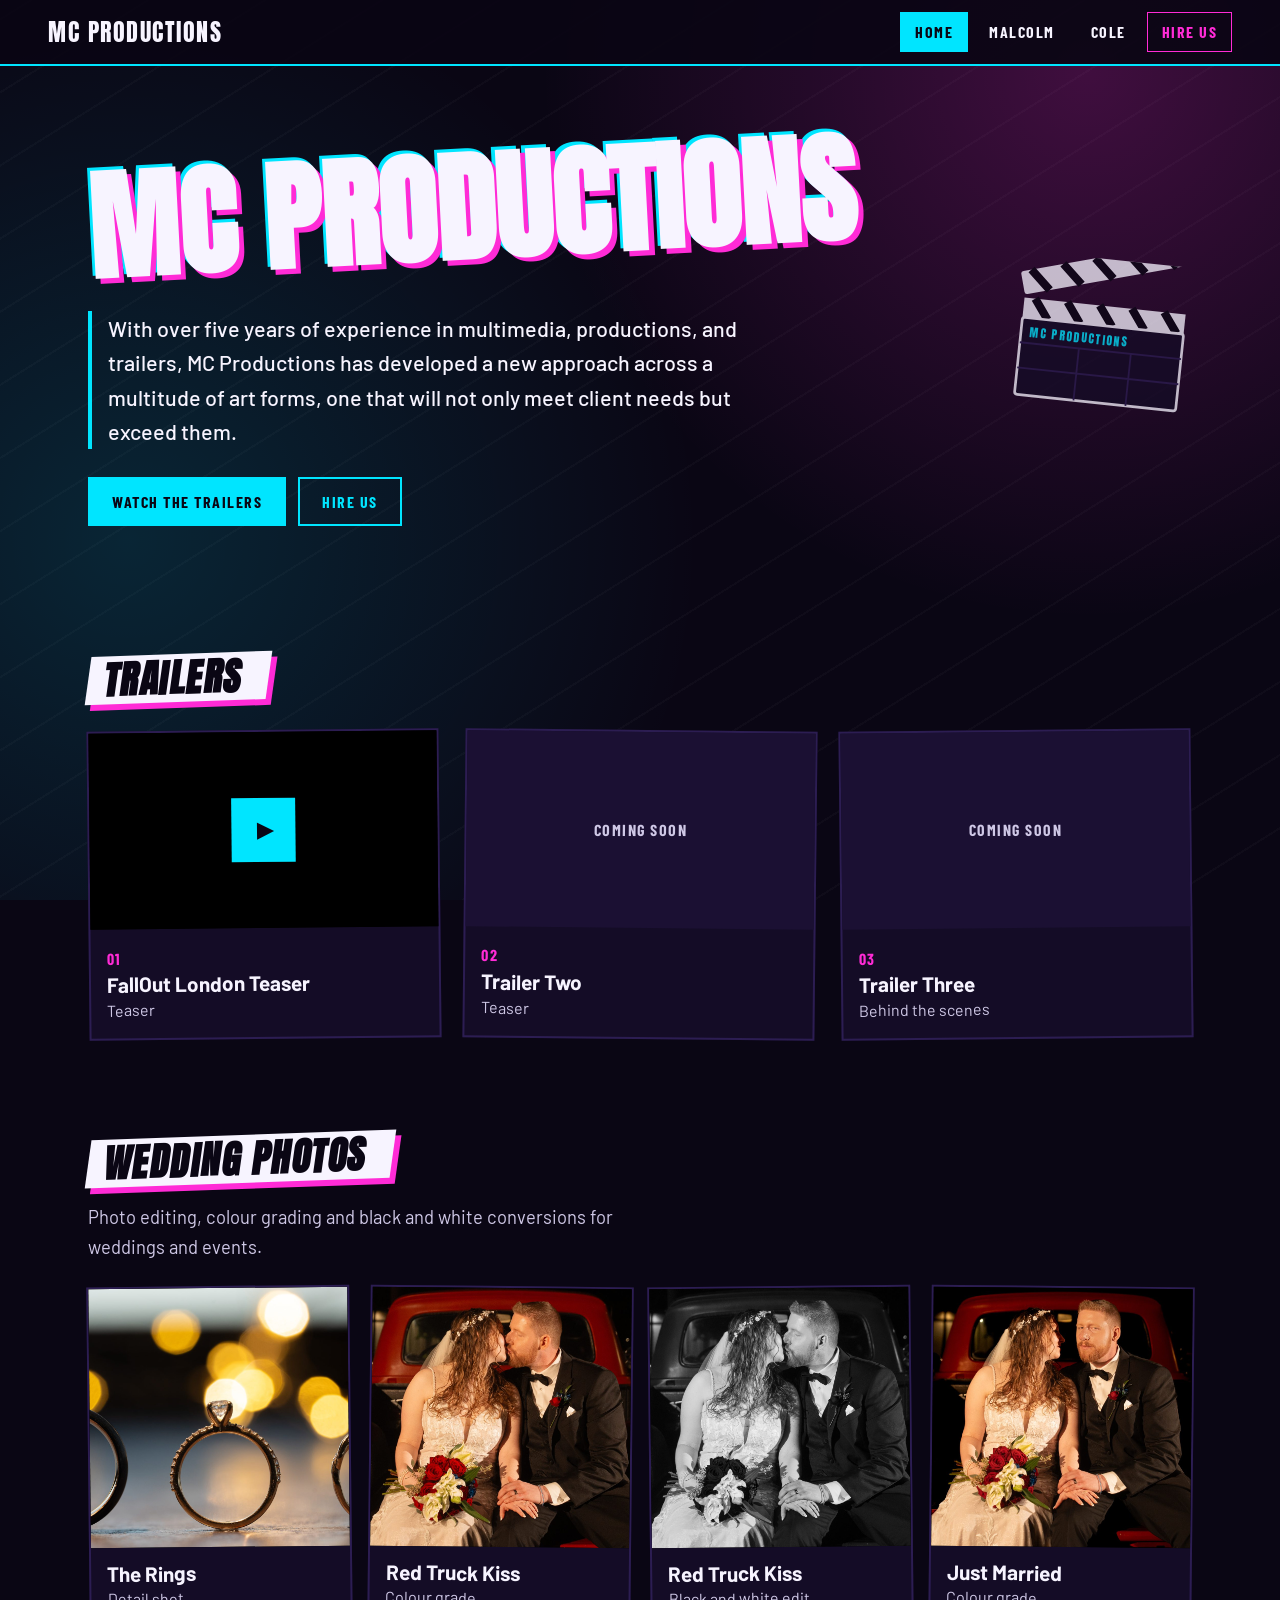
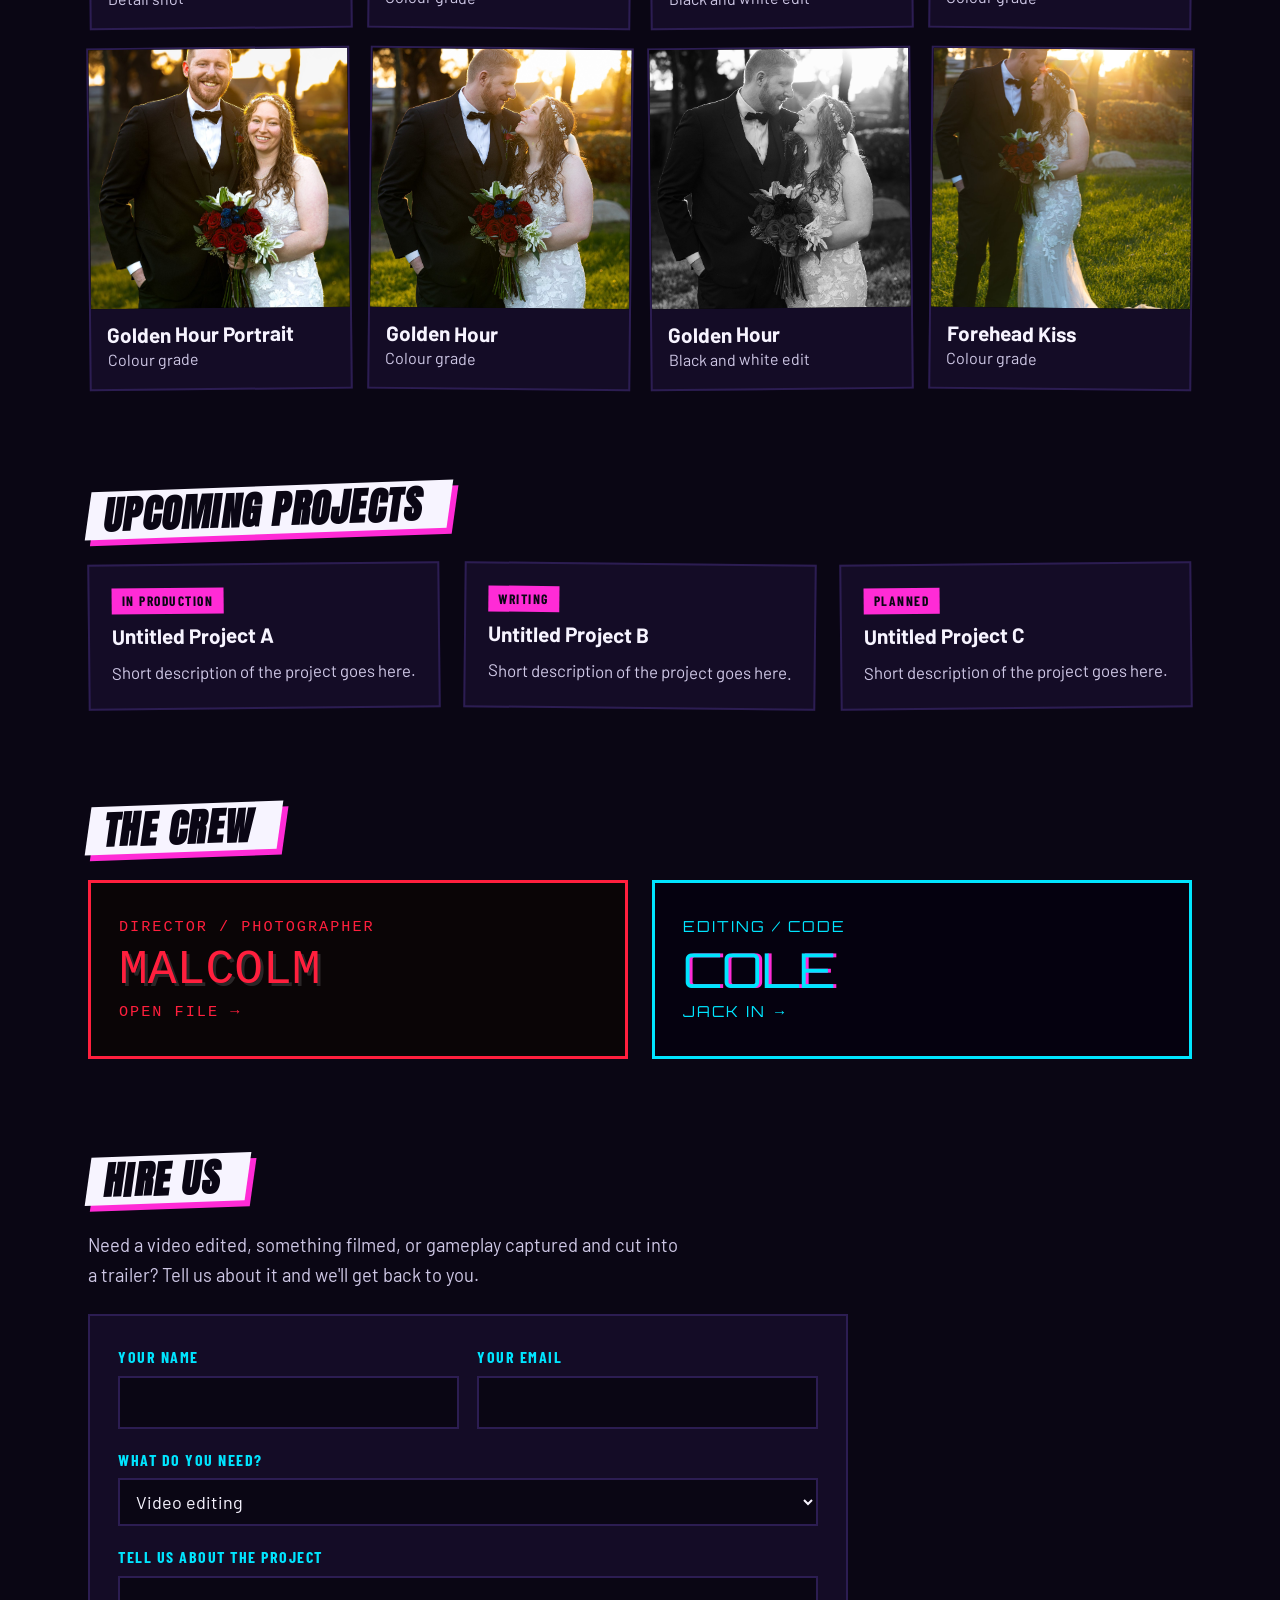
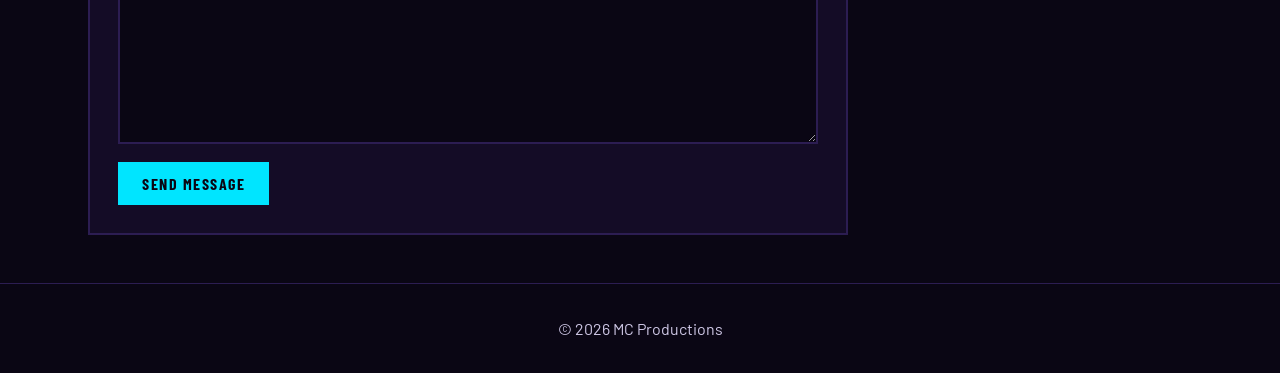
<file: index.html>
<!DOCTYPE html>
<html lang="en">
<head>
  <meta charset="UTF-8">
  <meta name="viewport" content="width=device-width, initial-scale=1.0">
  <title>MC Productions</title>
  <meta name="description" content="MC Productions — trailers and upcoming projects from Malcolm and Cole.">
  <link rel="preconnect" href="https://fonts.googleapis.com">
  <link href="https://fonts.googleapis.com/css2?family=Anton&family=Barlow:wght@400;500;600;700&family=Barlow+Condensed:wght@600;700&family=Orbitron:wght@500;800&display=swap" rel="stylesheet">
  <link rel="stylesheet" href="style.css">
</head>
<body class="theme-night">
  <header class="site-header">
    <a class="logo" href="index.html">MC PRODUCTIONS</a>
    <nav>
      <a href="index.html" class="active">Home</a>
      <a href="malcolm.html">Malcolm</a>
      <a href="cole.html">Cole</a>
      <a href="#contact" class="hire">Hire Us</a>
    </nav>
  </header>

  <main>
    <section class="hero">
      <div class="hero-text">
        <h1>MC Productions</h1>
        <p class="mission" id="mission"></p>
        <div class="hero-links">
          <a class="btn" href="#trailers-section">Watch the trailers</a>
          <a class="btn ghost" href="#contact">Hire us</a>
        </div>
      </div>
      <svg class="clapper" viewBox="0 0 200 170" aria-hidden="true">
        <g class="clap-arm">
          <rect x="10" y="22" width="180" height="26" rx="3" class="c-body"/>
          <path d="M22 22l16 26M58 22l16 26M94 22l16 26M130 22l16 26M166 22l16 26" class="c-stripe"/>
        </g>
        <rect x="10" y="52" width="180" height="22" class="c-body"/>
        <path d="M22 52l16 22M58 52l16 22M94 52l16 22M130 52l16 22M166 52l16 22" class="c-stripe"/>
        <rect x="10" y="74" width="180" height="86" rx="3" class="c-slate"/>
        <path d="M10 102h180M10 130h180M76 102v58M134 102v58" class="c-line"/>
        <text x="20" y="95" class="c-text">MC PRODUCTIONS</text>
      </svg>
    </section>

    <section id="trailers-section">
      <h2 class="section-title"><span>Trailers</span></h2>
      <div class="grid" id="trailers"></div>
    </section>

    <section id="weddings-section">
      <h2 class="section-title"><span>Wedding Photos</span></h2>
      <p class="section-note">Photo editing, colour grading and black and white conversions for weddings and events.</p>
      <div class="grid gallery" id="weddings"></div>
    </section>

    <section>
      <h2 class="section-title"><span>Upcoming Projects</span></h2>
      <div class="grid" id="upcoming"></div>
    </section>

    <section>
      <h2 class="section-title"><span>The Crew</span></h2>
      <div class="crew">
        <a class="crew-card crew-malcolm" href="malcolm.html">
          <span class="crew-role">Director / Photographer</span>
          <span class="crew-name">Malcolm</span>
          <span class="crew-go">Open file →</span>
        </a>
        <a class="crew-card crew-cole" href="cole.html">
          <span class="crew-role">Editing / Code</span>
          <span class="crew-name">Cole</span>
          <span class="crew-go">Jack in →</span>
        </a>
      </div>
    </section>
    <section id="contact">
      <h2 class="section-title"><span>Hire Us</span></h2>
      <p class="contact-intro">Need a video edited, something filmed, or gameplay captured and cut into a trailer? Tell us about it and we'll get back to you.</p>
      <form id="contact-form" class="contact-form" novalidate>
        <div class="field">
          <label for="cf-name">Your name</label>
          <input id="cf-name" name="name" type="text" autocomplete="name" required>
        </div>
        <div class="field">
          <label for="cf-email">Your email</label>
          <input id="cf-email" name="email" type="email" autocomplete="email" required>
        </div>
        <div class="field wide">
          <label for="cf-service">What do you need?</label>
          <select id="cf-service" name="service">
            <option>Video editing</option>
            <option>Filming</option>
            <option>Game capture / game trailer</option>
            <option>Trailer or promo</option>
            <option>Photography</option>
            <option>Something else</option>
          </select>
        </div>
        <div class="field wide">
          <label for="cf-message">Tell us about the project</label>
          <textarea id="cf-message" name="message" rows="5" required></textarea>
        </div>
        <!-- spam trap: real people never see or fill this -->
        <input type="text" name="_honey" class="hp" tabindex="-1" autocomplete="off" aria-hidden="true">
        <div class="field wide form-actions">
          <button class="btn" type="submit">Send message</button>
          <p id="contact-status" class="form-status" role="status" aria-live="polite"></p>
        </div>
      </form>
    </section>
  </main>

  <footer>© <span id="year"></span> MC Productions</footer>

  <script src="content.js"></script>
  <script src="site.js"></script>
</body>
</html>
</file>
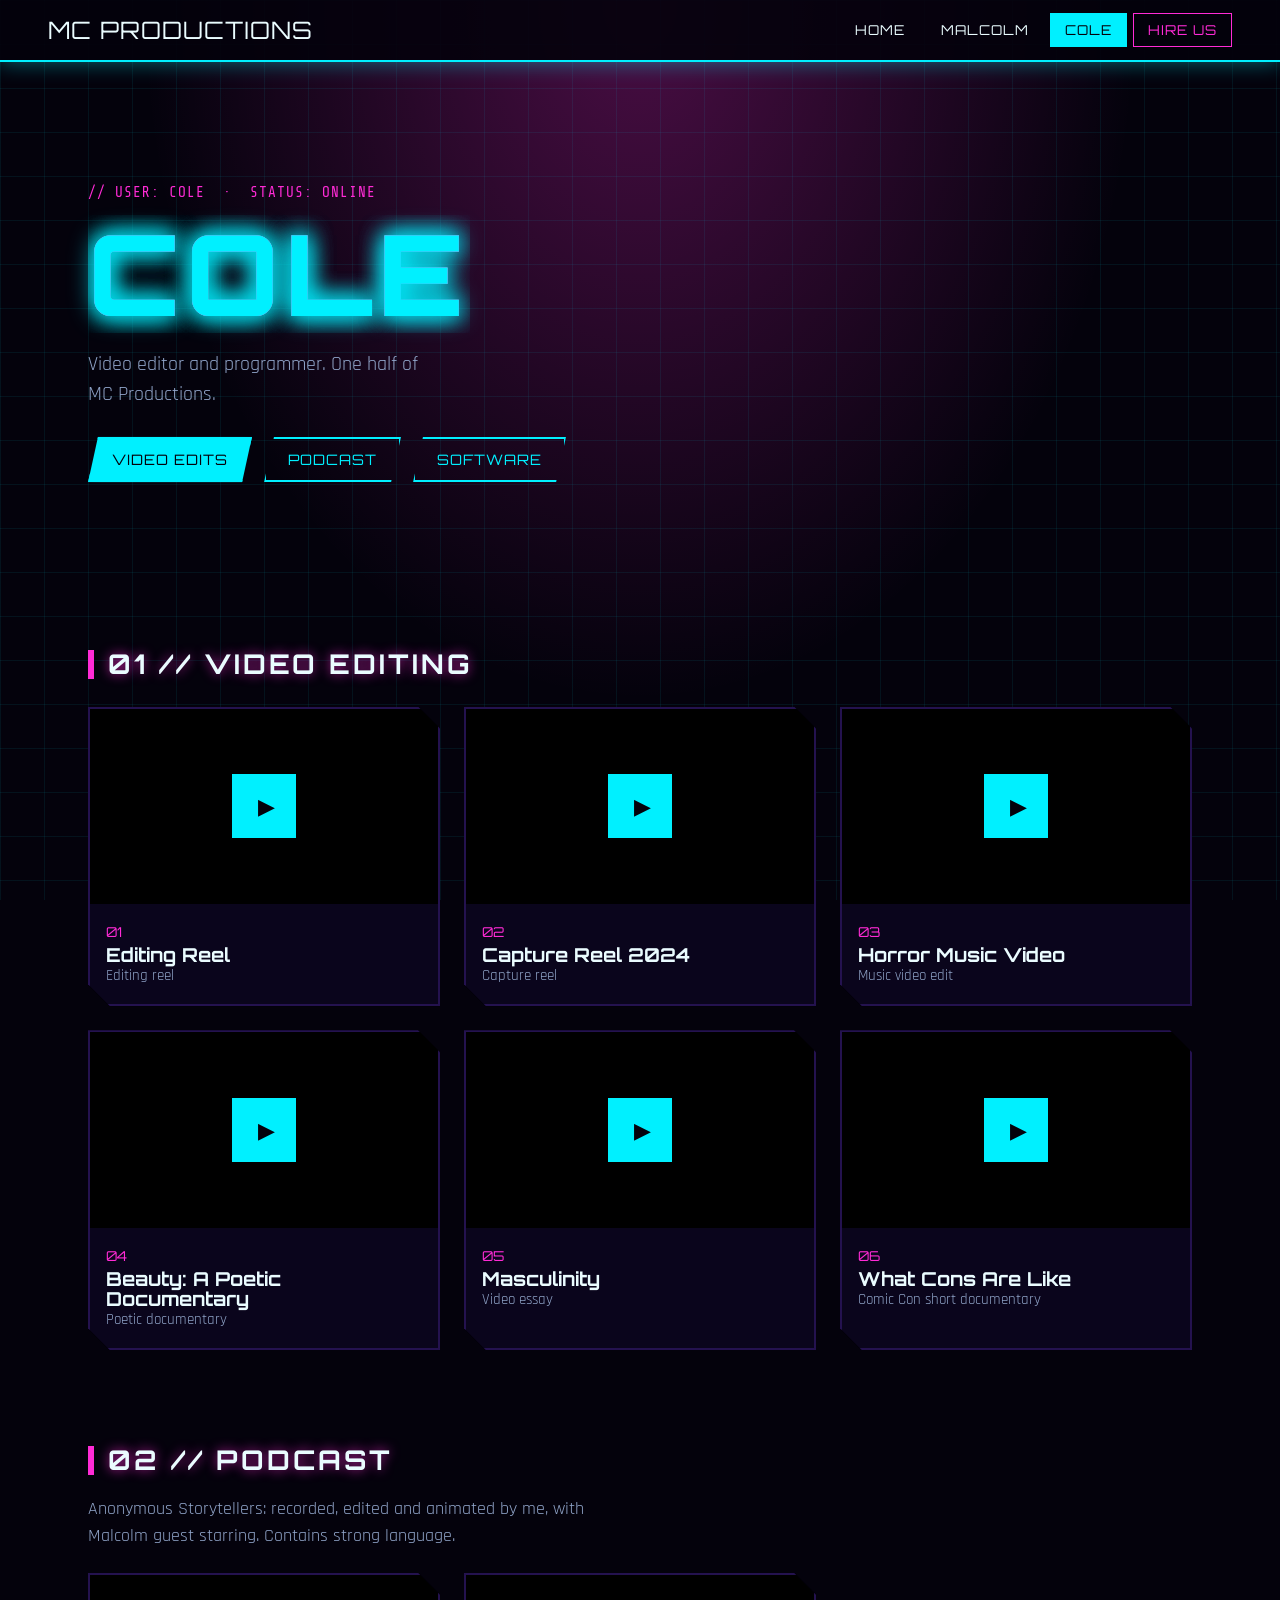
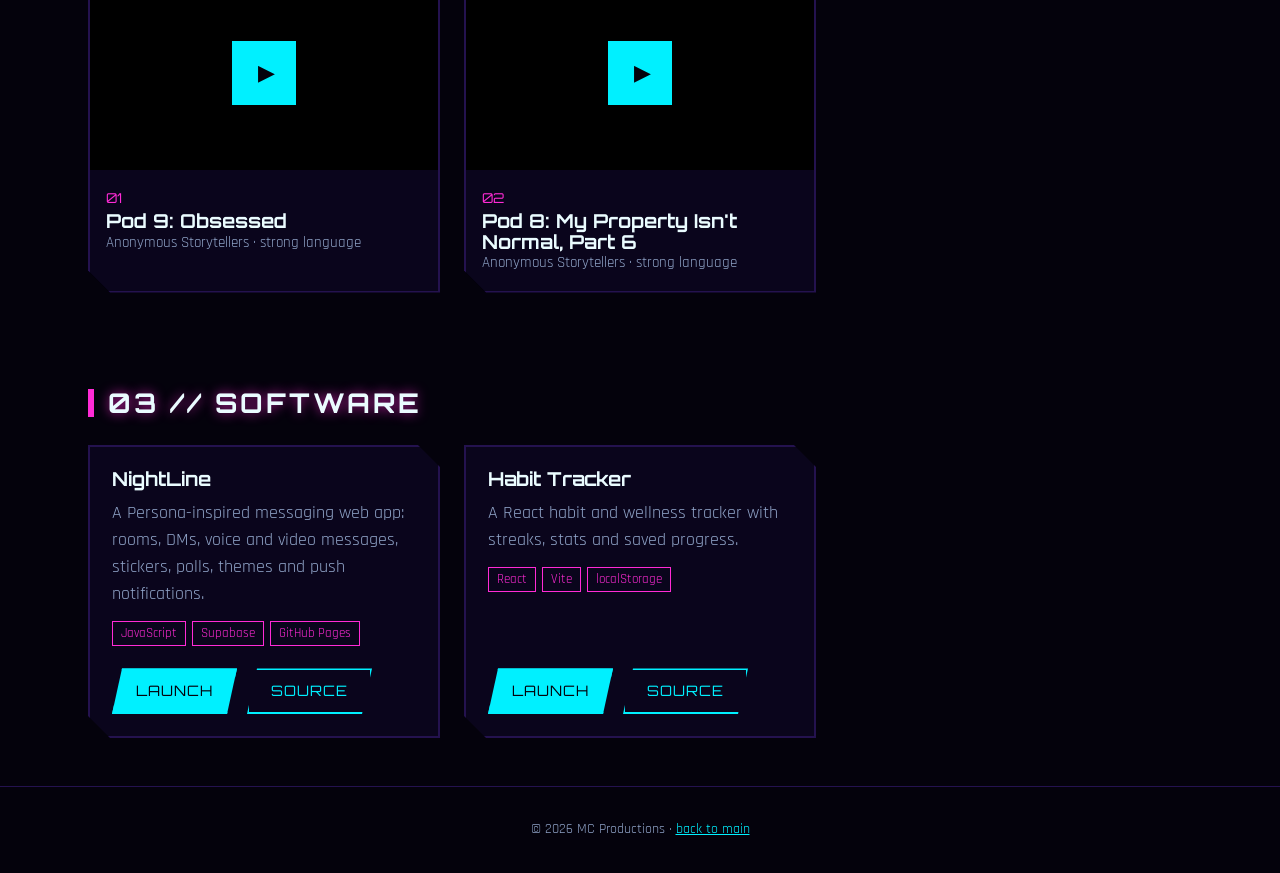
<file: cole.html>
<!DOCTYPE html>
<html lang="en">
<head>
  <meta charset="UTF-8">
  <meta name="viewport" content="width=device-width, initial-scale=1.0">
  <title>Cole — MC Productions</title>
  <meta name="description" content="Cole's video editing and software work.">
  <link rel="preconnect" href="https://fonts.googleapis.com">
  <link href="https://fonts.googleapis.com/css2?family=Orbitron:wght@500;800&family=Rajdhani:wght@400;600&family=Share+Tech+Mono&display=swap" rel="stylesheet">
  <link rel="stylesheet" href="style.css">
</head>
<body class="theme-cyber">
  <header class="site-header">
    <a class="logo" href="index.html">MC PRODUCTIONS</a>
    <nav>
      <a href="index.html">Home</a>
      <a href="malcolm.html">Malcolm</a>
      <a href="cole.html" class="active">Cole</a>
      <a href="index.html#contact" class="hire">Hire Us</a>
    </nav>
  </header>

  <main>
    <section class="hero">
      <div class="hero-text">
        <p class="kicker">// user: cole &nbsp;·&nbsp; status: online</p>
        <h1 class="glitch" data-text="COLE">COLE</h1>
        <p class="lead" id="cole-bio"></p>
        <div class="hero-links">
          <a class="btn" href="#edits-section">Video edits</a>
          <a class="btn ghost" href="#podcast-section">Podcast</a>
          <a class="btn ghost" href="#code-section">Software</a>
        </div>
      </div>
    </section>

    <section id="edits-section">
      <h2 class="section-title"><span>01 // Video Editing</span></h2>
      <div class="grid" id="cole-edits"></div>
    </section>

    <section id="podcast-section">
      <h2 class="section-title"><span>02 // Podcast</span></h2>
      <p class="section-note">Anonymous Storytellers: recorded, edited and animated by me, with Malcolm guest starring. Contains strong language.</p>
      <div class="grid" id="cole-podcast"></div>
    </section>

    <section id="code-section">
      <h2 class="section-title"><span>03 // Software</span></h2>
      <div class="grid wide" id="cole-code"></div>
    </section>
  </main>

  <footer>© <span id="year"></span> MC Productions · <a href="index.html">back to main</a></footer>

  <script src="content.js"></script>
  <script src="site.js"></script>
</body>
</html>
</file>
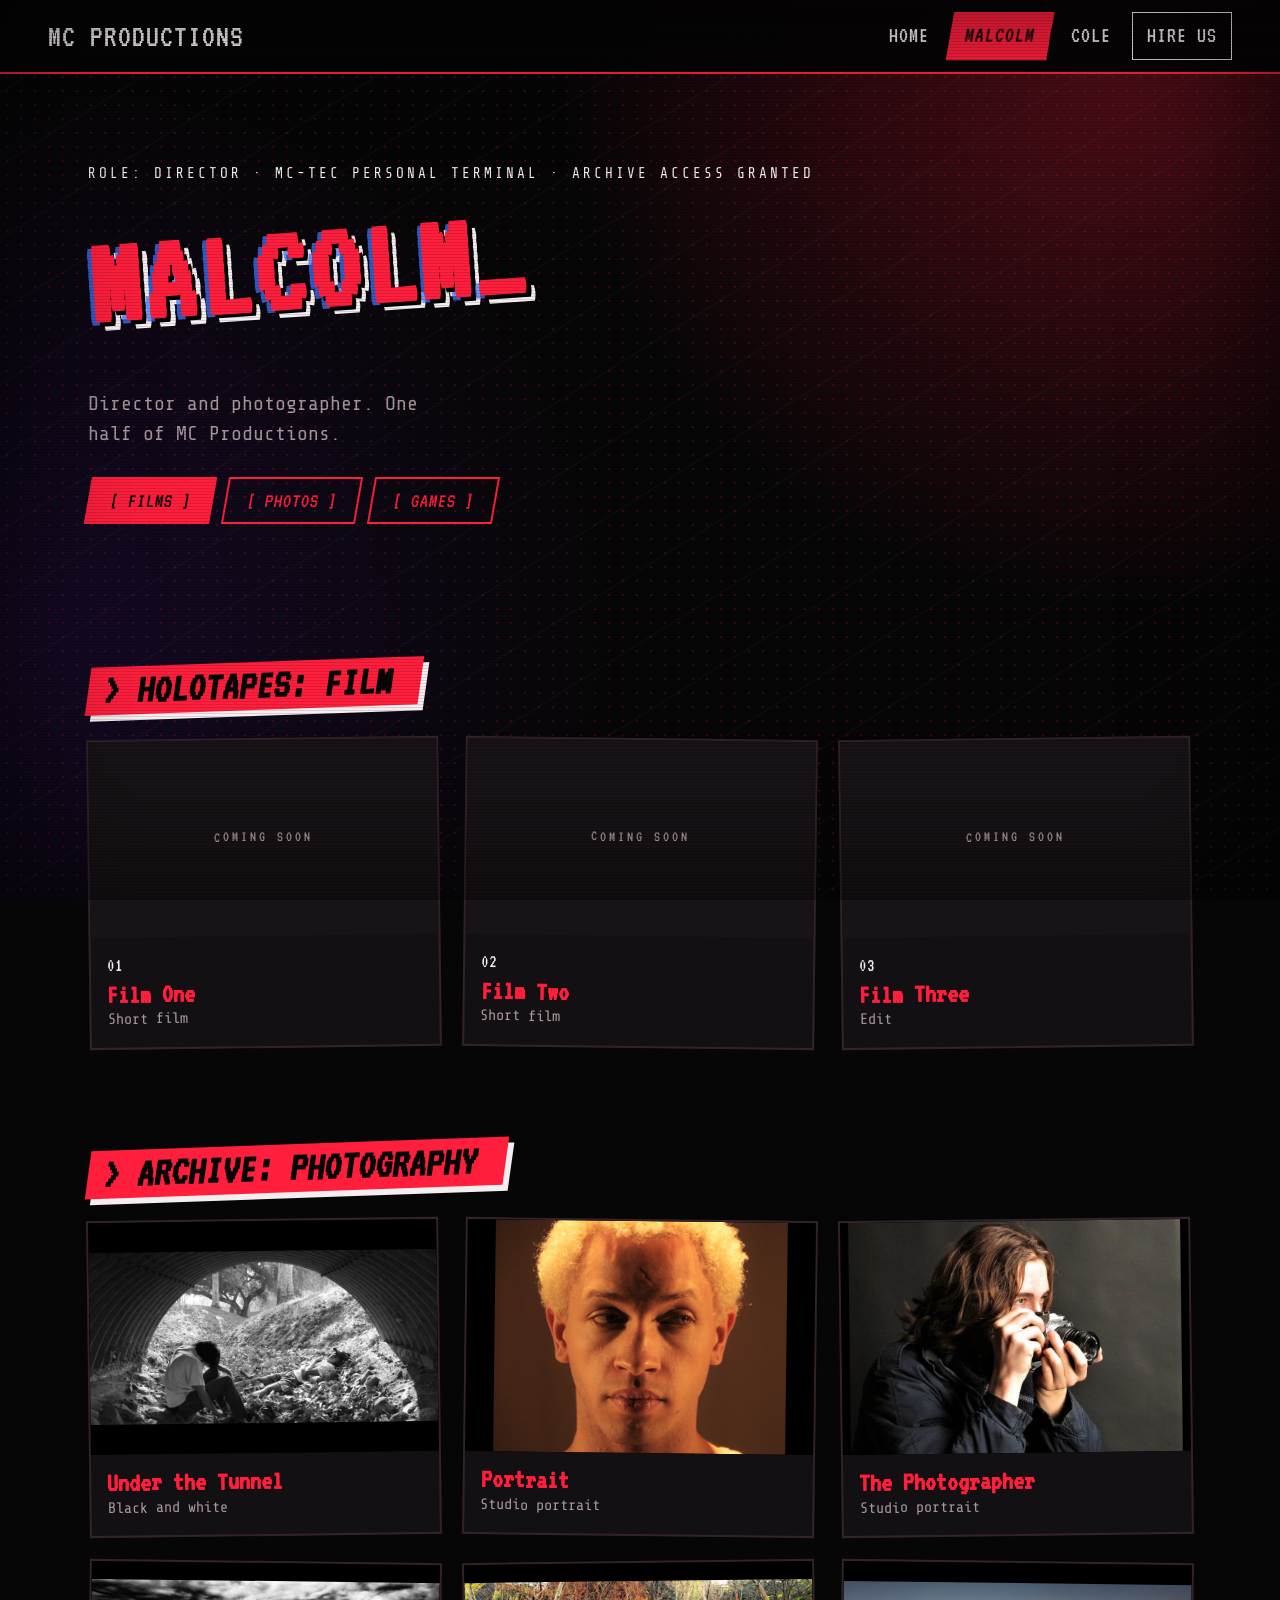
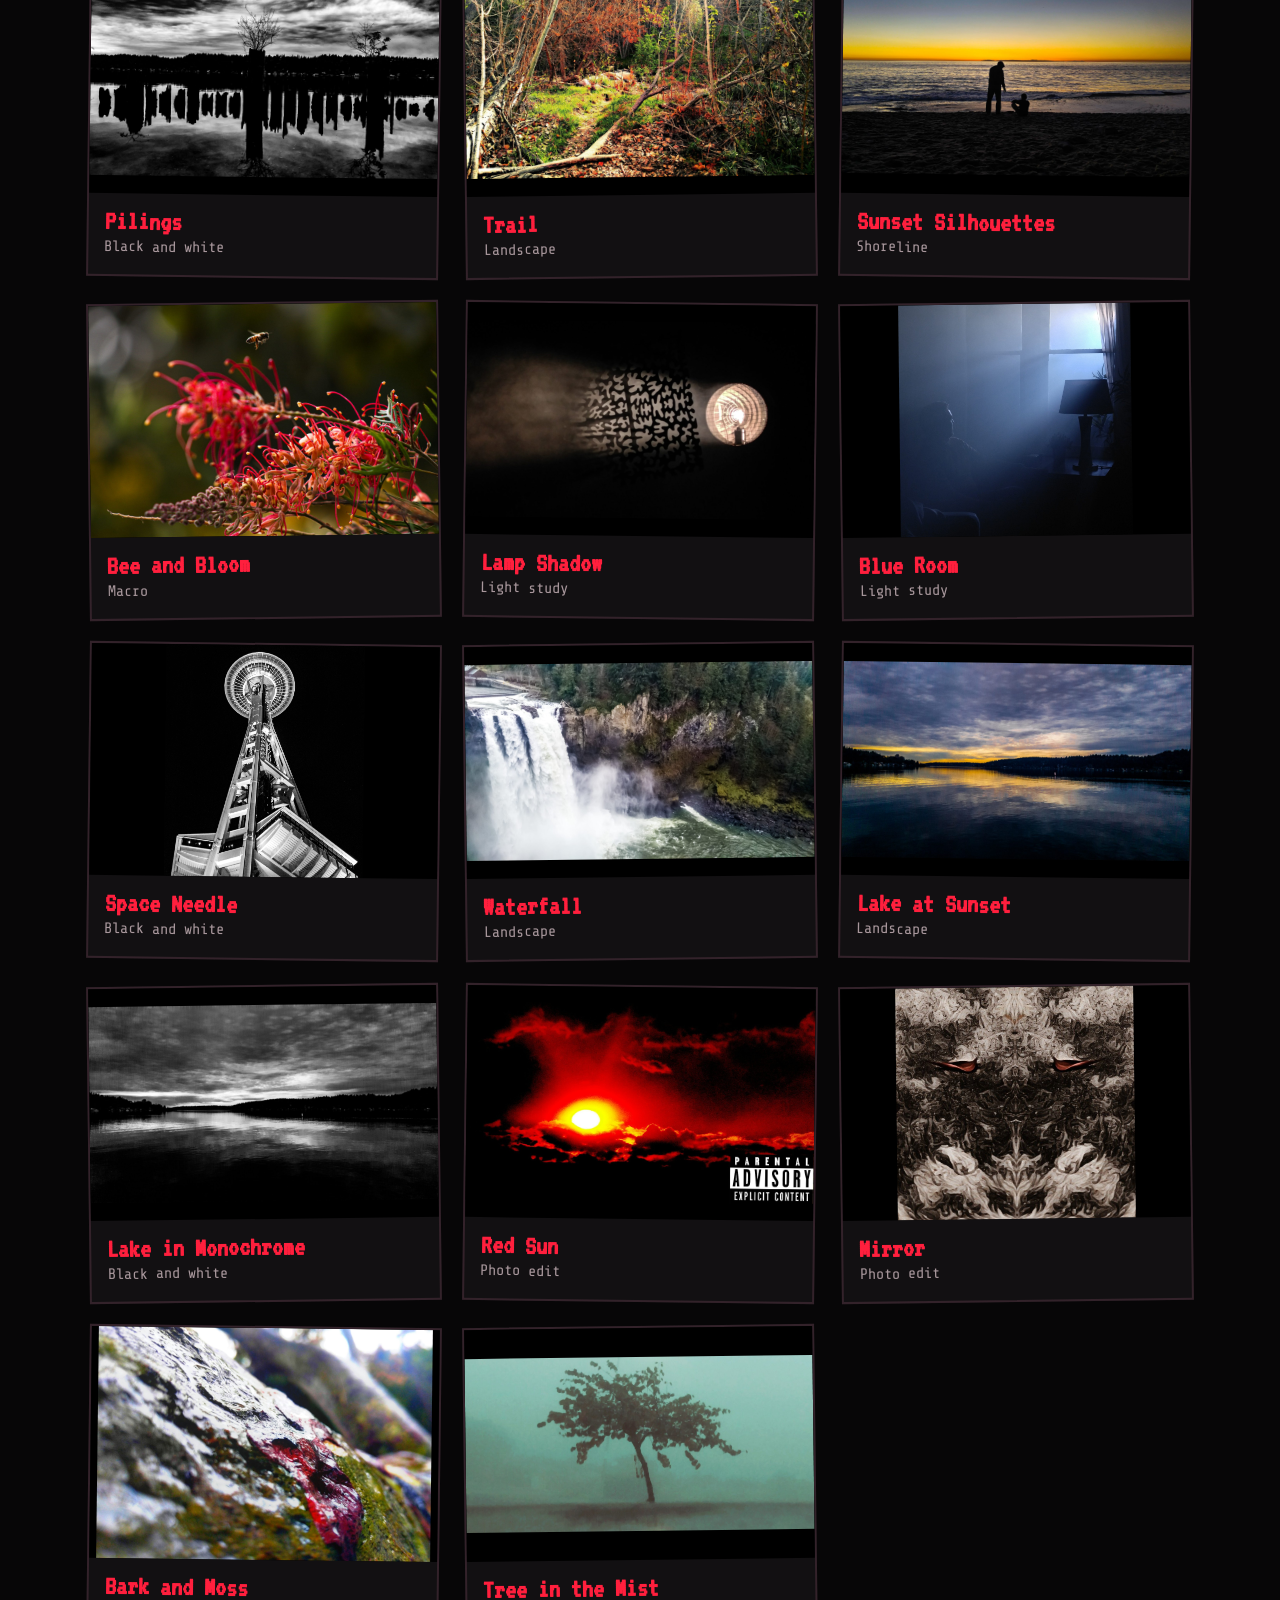
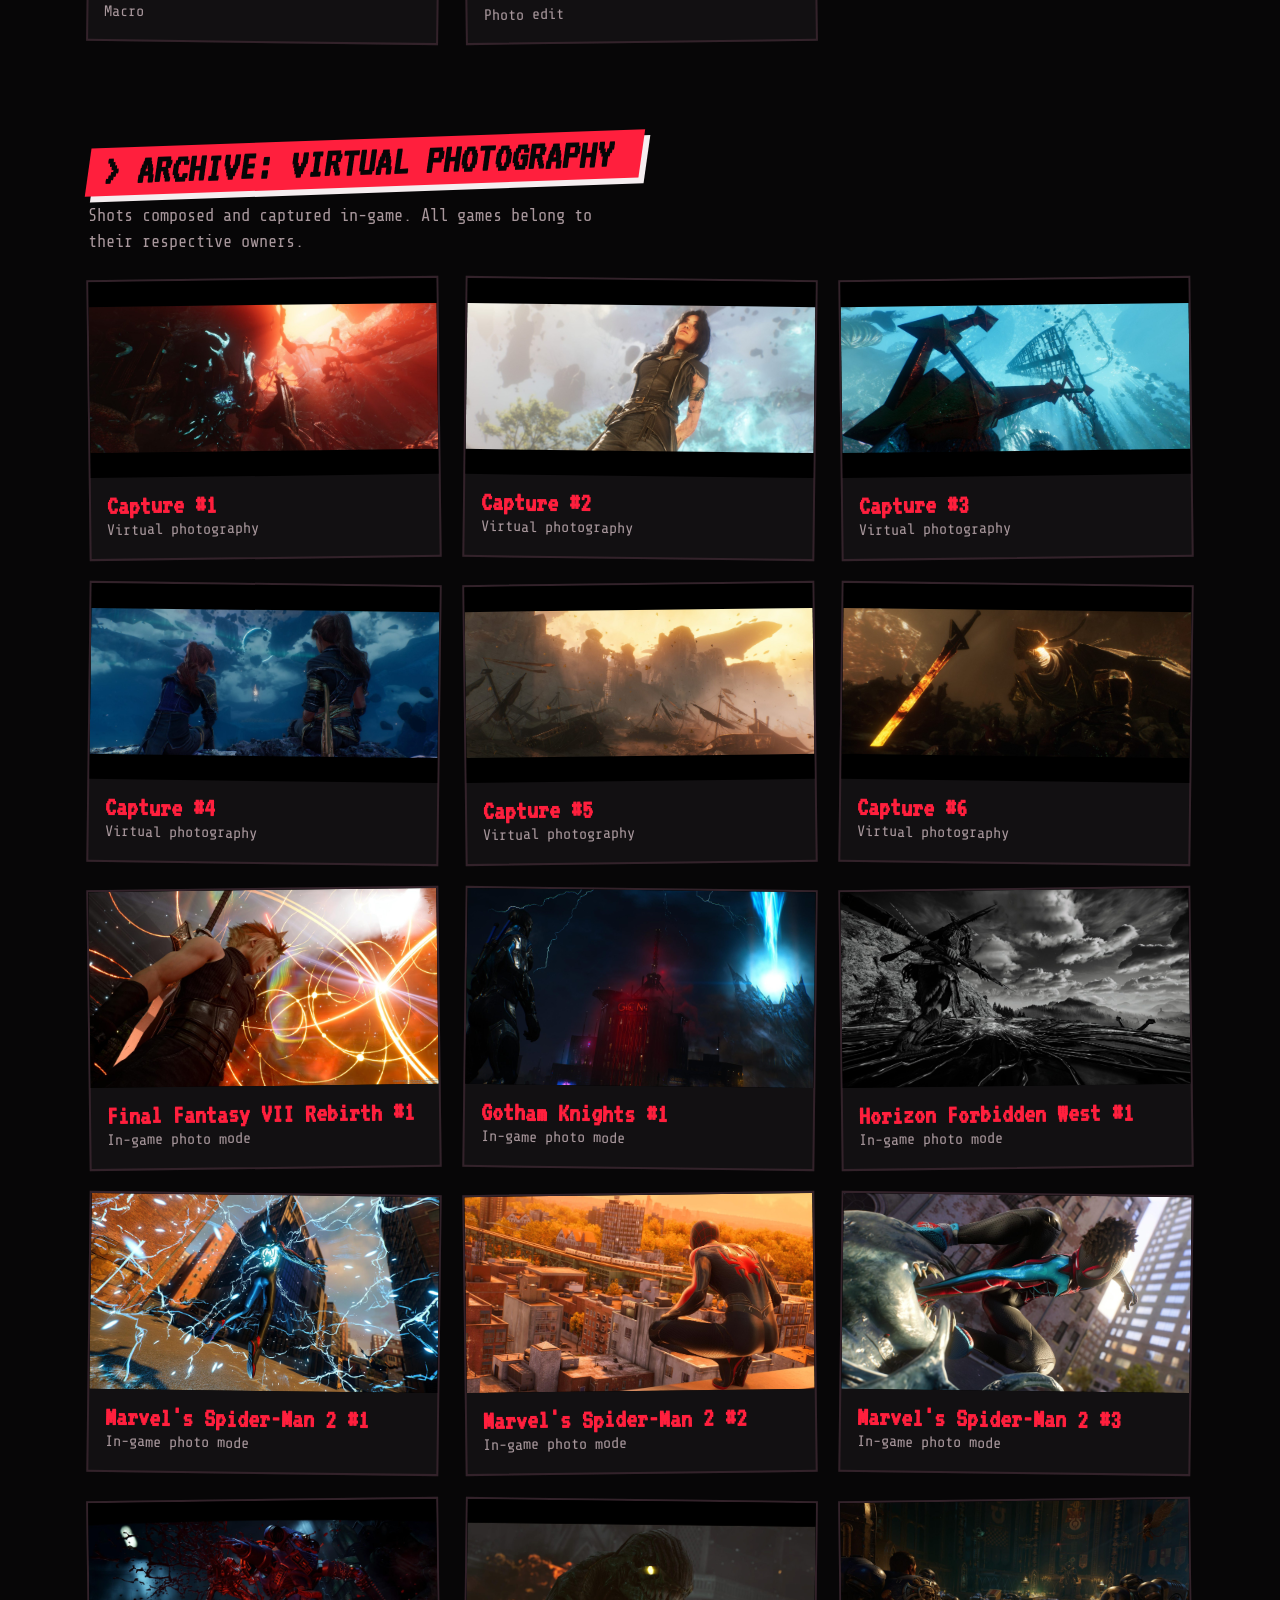
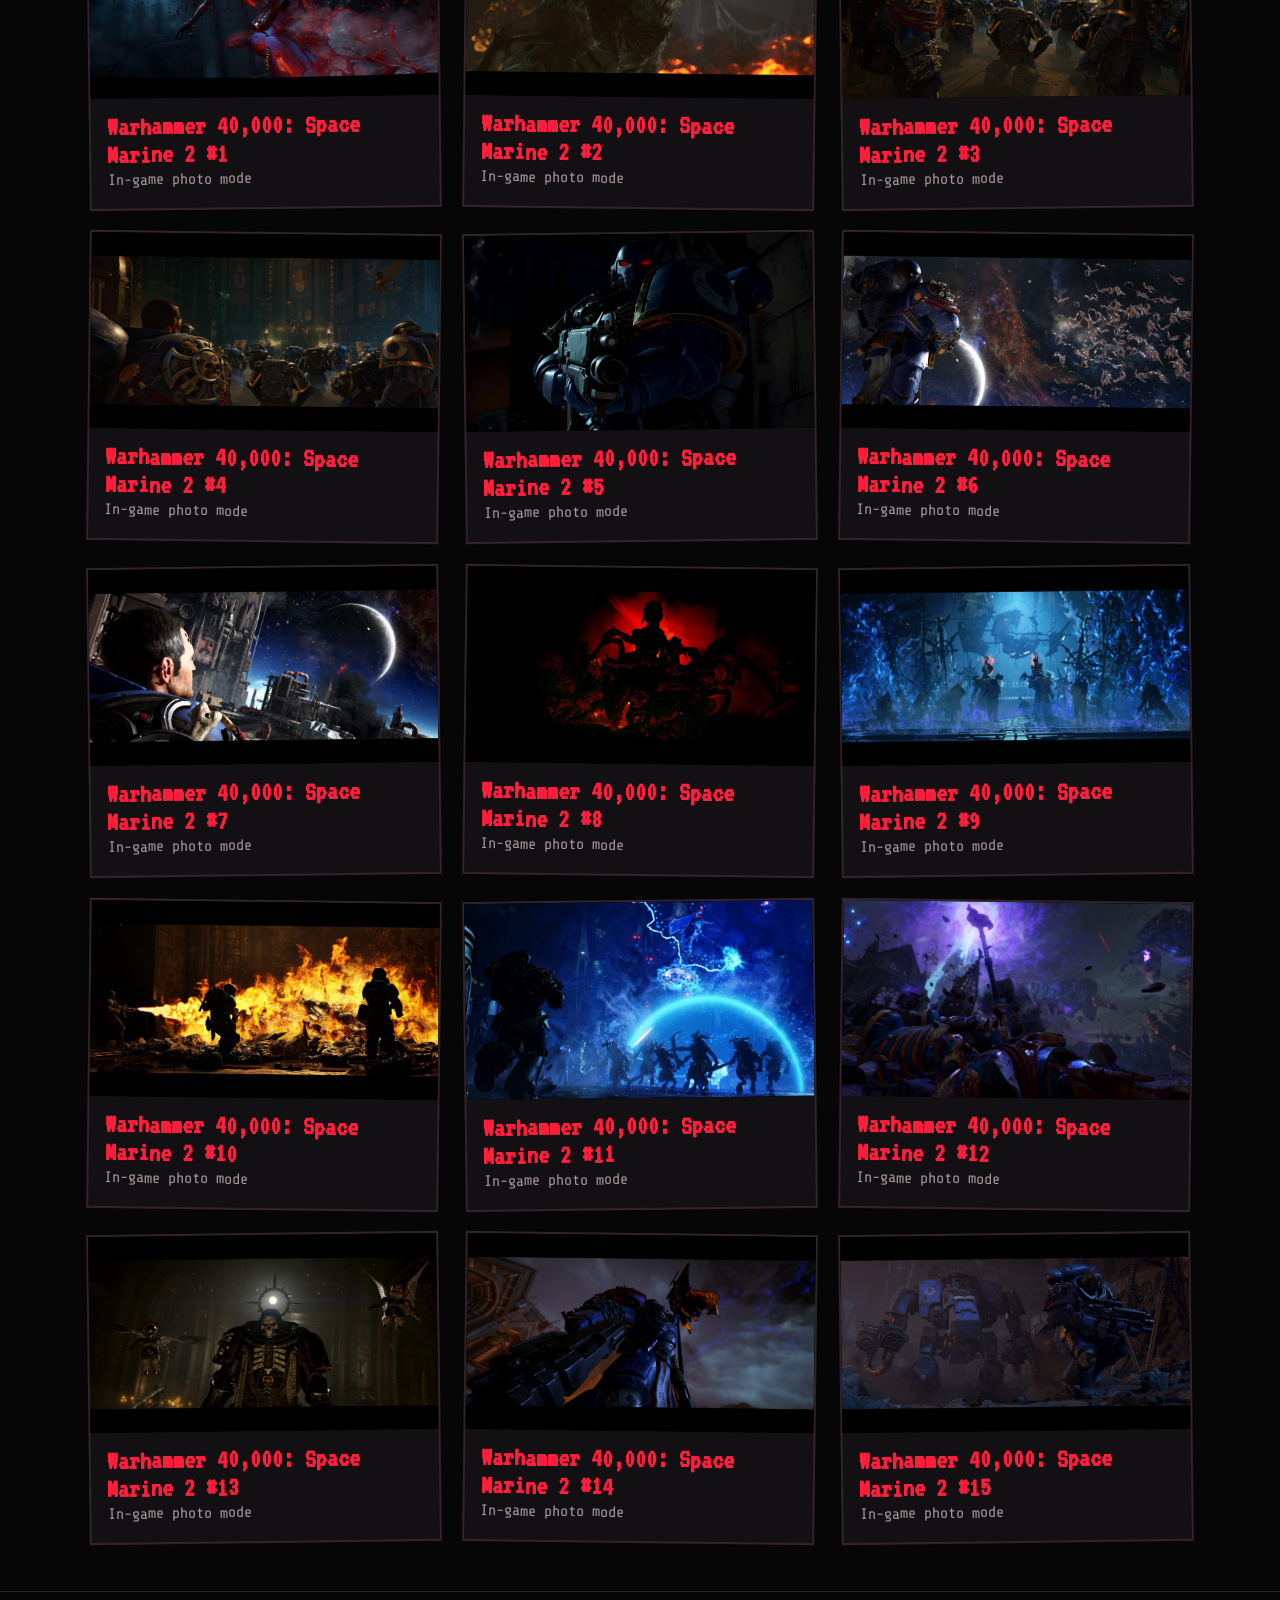
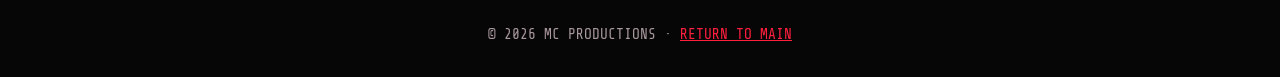
<file: malcolm.html>
<!DOCTYPE html>
<html lang="en">
<head>
  <meta charset="UTF-8">
  <meta name="viewport" content="width=device-width, initial-scale=1.0">
  <title>Malcolm — MC Productions</title>
  <meta name="description" content="Malcolm's personal film and photography work.">
  <link rel="preconnect" href="https://fonts.googleapis.com">
  <link href="https://fonts.googleapis.com/css2?family=VT323&family=Share+Tech+Mono&display=swap" rel="stylesheet">
  <link rel="stylesheet" href="style.css">
</head>
<body class="theme-waste">
  <header class="site-header">
    <a class="logo" href="index.html">MC PRODUCTIONS</a>
    <nav>
      <a href="index.html">Home</a>
      <a href="malcolm.html" class="active">Malcolm</a>
      <a href="cole.html">Cole</a>
      <a href="index.html#contact" class="hire">Hire Us</a>
    </nav>
  </header>

  <main>
    <section class="hero">
      <div class="hero-text">
        <p class="kicker">ROLE: DIRECTOR<span class="kicker-extra"> · MC-TEC PERSONAL TERMINAL · ARCHIVE ACCESS GRANTED</span></p>
        <h1 class="glitch-h" data-text="MALCOLM">MALCOLM<span class="cursor">_</span></h1>
        <p class="lead" id="malcolm-bio"></p>
        <div class="hero-links">
          <a class="btn" href="#films-section">[ FILMS ]</a>
          <a class="btn ghost" href="#photos-section">[ PHOTOS ]</a>
          <a class="btn ghost" href="#games-section">[ GAMES ]</a>
        </div>
      </div>
    </section>

    <section id="films-section">
      <h2 class="section-title"><span>&gt; HOLOTAPES: FILM</span></h2>
      <div class="grid" id="malcolm-films"></div>
    </section>

    <section id="photos-section">
      <h2 class="section-title"><span>&gt; ARCHIVE: PHOTOGRAPHY</span></h2>
      <div class="grid" id="malcolm-art"></div>
    </section>

    <section id="games-section">
      <h2 class="section-title"><span>&gt; ARCHIVE: VIRTUAL PHOTOGRAPHY</span></h2>
      <p class="section-note">Shots composed and captured in-game. All games belong to their respective owners.</p>
      <div class="grid" id="malcolm-games"></div>
    </section>
  </main>

  <footer>© <span id="year"></span> MC PRODUCTIONS · <a href="index.html">RETURN TO MAIN</a></footer>

  <script src="content.js"></script>
  <script src="site.js"></script>
</body>
</html>
</file>
<file: style.css>
/* ============================================================
   MC PRODUCTIONS — one stylesheet, three themes
   1. Shared layout        (every page)
   2. theme-night          (home: NightLine look)
   3. theme-cyber          (Cole: NightLine turned up, neon + glitch)
   4. theme-waste          (Malcolm: wasteland CRT terminal)
   ============================================================ */

/* ---------- 1. SHARED LAYOUT ---------- */
*, *::before, *::after { box-sizing: border-box; }
html { scroll-behavior: smooth; }

body {
  margin: 0;
  min-height: 100vh;
  background: var(--bg);
  color: var(--text);
  font-family: var(--font-body);
  font-size: 18px;
  line-height: 1.5;
  overflow-x: hidden;
}

a { color: var(--accent); }
h1, h2, h3 { font-family: var(--font-head); margin: 0; line-height: 1.05; }
p { margin: 0; }

.site-header {
  position: sticky; top: 0; z-index: 20;
  display: flex; align-items: center; justify-content: space-between;
  flex-wrap: wrap; gap: 8px 24px;
  padding: 12px clamp(16px, 4vw, 48px);
  background: var(--header-bg);
  border-bottom: 2px solid var(--accent);
}
.logo {
  font-family: var(--font-head); font-size: 1.5rem;
  color: var(--text); text-decoration: none; letter-spacing: 1px;
}
nav { display: flex; gap: 6px; }
nav a {
  padding: 6px 14px; text-decoration: none; text-transform: uppercase;
  font-family: var(--font-head); font-size: 0.85rem; letter-spacing: 1px;
  color: var(--text); border: 1px solid transparent;
}
nav a:hover, nav a:focus-visible { border-color: var(--accent); color: var(--accent); }
nav a.active { background: var(--accent); color: var(--bg); }

main { max-width: 1200px; margin: 0 auto; padding: 0 clamp(16px, 4vw, 48px); }
section { padding: 48px 0; }

.hero { display: flex; align-items: center; gap: 48px; min-height: 60vh; flex-wrap: wrap; }
.hero h1 { font-size: clamp(3rem, 11vw, 7rem); text-transform: uppercase; }
.kicker { color: var(--accent-2); text-transform: uppercase; letter-spacing: 3px; font-size: 0.9rem; margin-bottom: 12px; }
.lead { font-size: 1.25rem; max-width: 34ch; margin: 16px 0 28px; color: var(--muted); }
.hero-links { display: flex; gap: 12px; flex-wrap: wrap; }

.btn {
  display: inline-block; padding: 10px 22px;
  font-family: var(--font-head); font-size: 0.9rem; letter-spacing: 1px;
  text-transform: uppercase; text-decoration: none;
  background: var(--accent); color: var(--bg);
  border: 2px solid var(--accent); cursor: pointer;
  transition: transform 0.15s, box-shadow 0.15s;
}
.btn:hover, .btn:focus-visible { transform: translate(-2px, -2px); box-shadow: 4px 4px 0 var(--accent-2); }
.btn.ghost { background: transparent; color: var(--accent); }

.section-title { font-size: clamp(1.6rem, 4vw, 2.4rem); margin-bottom: 28px; text-transform: uppercase; }

.grid { display: grid; gap: 24px; grid-template-columns: repeat(auto-fill, minmax(280px, 1fr)); }
.grid.wide { grid-template-columns: repeat(auto-fill, minmax(340px, 1fr)); }

.card { background: var(--card); border: 2px solid var(--line); transition: transform 0.15s, border-color 0.15s, box-shadow 0.15s; }
.card:hover { border-color: var(--accent); }
.card h3 { font-size: 1.2rem; }
.card .note { color: var(--muted); font-size: 0.95rem; }

.frame { position: relative; aspect-ratio: 16 / 9; background: #000; overflow: hidden; }
.art-card .frame { aspect-ratio: 4 / 3; }
.frame iframe, .frame img { position: absolute; inset: 0; width: 100%; height: 100%; border: 0; object-fit: cover; }
.frame.empty { display: grid; place-items: center; background: var(--empty); }
.soon { font-family: var(--font-head); letter-spacing: 3px; color: var(--muted); font-size: 0.95rem; }

.play { position: absolute; inset: 0; width: 100%; border: 0; padding: 0; cursor: pointer; background: #000 center / cover no-repeat; }
.play-icon {
  position: absolute; top: 50%; left: 50%; transform: translate(-50%, -50%);
  width: 64px; height: 64px; display: grid; place-items: center;
  background: var(--accent); color: var(--bg); font-size: 1.4rem; padding-left: 4px;
  transition: transform 0.15s;
}
.play:hover .play-icon { transform: translate(-50%, -50%) scale(1.12); }

.info { padding: 14px 16px 16px; position: relative; }
.num { font-family: var(--font-head); color: var(--accent-2); font-size: 0.85rem; }

.text-card { padding: 22px; display: flex; flex-direction: column; gap: 10px; }
.text-card p { color: var(--muted); }
.tag {
  align-self: flex-start; padding: 2px 10px; font-size: 0.75rem; letter-spacing: 2px;
  font-family: var(--font-head); background: var(--accent-2); color: var(--bg);
}
.tech { list-style: none; display: flex; flex-wrap: wrap; gap: 6px; padding: 0; margin: 4px 0; }
.tech li { font-size: 0.8rem; padding: 2px 8px; border: 1px solid var(--accent-2); color: var(--accent-2); }
.links { display: flex; gap: 10px; margin-top: auto; padding-top: 8px; flex-wrap: wrap; }

footer { text-align: center; padding: 32px 16px; color: var(--muted); font-size: 0.9rem; border-top: 1px solid var(--line); }

@media (prefers-reduced-motion: reduce) {
  *, *::before, *::after { animation: none !important; transition: none !important; }
  html { scroll-behavior: auto; }
}

/* ---------- 2. HOME: NIGHTLINE ---------- */
.theme-night {
  --bg: #0a0614; --card: #140c26; --empty: #1b1033; --line: #2c1d52;
  --text: #f7f4ff; --muted: #cfc8e6;
  --accent: #00e5ff; --accent-2: #ff2bd6;
  --header-bg: rgba(10, 6, 20, 0.92);
  --font-head: "Anton", Impact, sans-serif;
  --font-body: "Barlow", system-ui, -apple-system, "Segoe UI", sans-serif;
  background-image:
    radial-gradient(circle at 85% 8%, rgba(255, 43, 214, 0.22), transparent 40%),
    radial-gradient(circle at 10% 60%, rgba(0, 229, 255, 0.14), transparent 45%),
    repeating-linear-gradient(-32deg, transparent 0 60px, rgba(255, 255, 255, 0.025) 60px 62px);
  background-attachment: fixed;
}
.theme-night .hero { justify-content: space-between; }
.theme-night .hero h1 {
  font-size: clamp(3rem, 10vw, 7.5rem); transform: rotate(-3deg); margin: 0 0 40px;
  text-shadow: 5px 5px 0 var(--accent-2), -3px -3px 0 var(--accent);
}
.mission { font-size: 1.3rem; max-width: 52ch; margin: 0 0 28px; color: var(--text); border-left: 4px solid var(--accent); padding-left: 16px; }

/* small, quiet clapperboard beside the title */
.clapper { flex: 0 0 auto; width: clamp(110px, 16vw, 180px); opacity: 0.75; transform: rotate(6deg); }
.clapper .c-body { fill: var(--text); }
.clapper .c-stripe { stroke: var(--bg); stroke-width: 9; }
.clapper .c-slate { fill: var(--card); stroke: var(--text); stroke-width: 3; }
.clapper .c-line { stroke: var(--line); stroke-width: 2; }
.clapper .c-text { fill: var(--accent); font: 13px "Anton", Impact, sans-serif; letter-spacing: 1.5px; }
.clap-arm { transform-origin: 12px 48px; transform: rotate(-16deg); transition: transform 0.18s ease-in; }
.clapper:hover .clap-arm { transform: rotate(0); }


.theme-night .section-title span {
  display: inline-block; background: var(--text); color: var(--bg);
  padding: 4px 26px 4px 16px; transform: rotate(-2deg) skewX(-10deg);
  box-shadow: 6px 6px 0 var(--accent-2);
}
.theme-night .card { transform: rotate(-0.6deg); }
.theme-night .card:nth-child(even) { transform: rotate(0.6deg); }
.theme-night .card:hover { transform: rotate(0) translateY(-4px); box-shadow: 8px 8px 0 var(--accent-2); }

.crew { display: grid; gap: 24px; grid-template-columns: repeat(auto-fit, minmax(260px, 1fr)); }
.crew-card {
  display: flex; flex-direction: column; gap: 6px; padding: 32px 28px;
  text-decoration: none; border: 3px solid; transition: transform 0.15s, box-shadow 0.15s;
}
.crew-card:hover, .crew-card:focus-visible { transform: translate(-4px, -4px); box-shadow: 8px 8px 0 currentColor; }
.crew-name { font-size: 3rem; line-height: 1; text-transform: uppercase; }
.crew-role, .crew-go { font-size: 0.85rem; letter-spacing: 3px; text-transform: uppercase; }
.crew-cole { background: #05010f; color: #00e5ff; font-family: "Orbitron", sans-serif; }
.crew-cole .crew-name { text-shadow: 3px 0 #ff2bd6; }
.crew-malcolm { background: #0a0506; color: #ff1f3d; font-family: "Courier New", monospace; }
.crew-malcolm .crew-name { text-shadow: 3px 3px 0 #fff2; }

/* Readability: the big poster font stays on the main title and section
   banners only. Everything people actually read uses a clean, wider font. */
.theme-night { line-height: 1.6; }
.theme-night .logo, .theme-night .section-title { letter-spacing: 1.5px; }
.theme-night nav a, .theme-night .btn, .theme-night .tag, .theme-night .num,
.theme-night .soon, .theme-night .field label {
  font-family: "Barlow Condensed", "Barlow", sans-serif; font-weight: 700; font-size: 1rem; letter-spacing: 1.5px;
}
.theme-night .tag { font-size: 0.85rem; }
.theme-night .card h3 { font-family: "Barlow", sans-serif; font-weight: 700; font-size: 1.3rem; line-height: 1.2; letter-spacing: 0; }
.theme-night .card .note { font-size: 1rem; }
.theme-night .text-card p { font-size: 1.05rem; }
.theme-night .mission { font-size: 1.35rem; line-height: 1.6; font-weight: 500; max-width: 56ch; }
.theme-night .section-note, .theme-night .contact-intro { font-size: 1.15rem; color: var(--muted); }
.theme-night .crew-role, .theme-night .crew-go { font-size: 0.95rem; letter-spacing: 2px; }
.theme-night footer { font-size: 1rem; }

/* ---------- 3. COLE: CYBERPUNK ---------- */
.theme-cyber {
  --bg: #04020c; --card: rgba(12, 6, 32, 0.85); --empty: #0b0524; --line: #24124f;
  --text: #eafcff; --muted: #8fa3c7;
  --accent: #00f0ff; --accent-2: #ff2bd6;
  --header-bg: rgba(4, 2, 12, 0.9);
  --font-head: "Orbitron", sans-serif;
  --font-body: "Rajdhani", system-ui, sans-serif;
  background-image:
    linear-gradient(rgba(0, 240, 255, 0.07) 1px, transparent 1px),
    linear-gradient(90deg, rgba(0, 240, 255, 0.07) 1px, transparent 1px),
    radial-gradient(ellipse at 50% 0%, rgba(255, 43, 214, 0.28), transparent 55%);
  background-size: 44px 44px, 44px 44px, 100% 100%;
  background-attachment: fixed;
}
.theme-cyber .kicker { font-family: "Share Tech Mono", monospace; letter-spacing: 1px; }
.theme-cyber .site-header { box-shadow: 0 0 22px rgba(0, 240, 255, 0.45); }
.theme-cyber .hero h1 { font-weight: 800; letter-spacing: 6px; text-shadow: 0 0 24px rgba(0, 240, 255, 0.8); }

.glitch { position: relative; display: inline-block; }
.glitch::before, .glitch::after { content: attr(data-text); position: absolute; inset: 0; overflow: hidden; }
.glitch::before { color: var(--accent-2); animation: glitch-a 2.6s infinite steps(1); }
.glitch::after { color: var(--accent); animation: glitch-b 3.1s infinite steps(1); }
@keyframes glitch-a {
  0%, 86%, 100% { transform: none; clip-path: inset(0 0 100% 0); }
  88% { transform: translate(-5px, 2px); clip-path: inset(12% 0 58% 0); }
  92% { transform: translate(4px, -2px); clip-path: inset(62% 0 8% 0); }
}
@keyframes glitch-b {
  0%, 80%, 100% { transform: none; clip-path: inset(0 0 100% 0); }
  82% { transform: translate(5px, 1px); clip-path: inset(40% 0 35% 0); }
  85% { transform: translate(-4px, -1px); clip-path: inset(5% 0 80% 0); }
}

.theme-cyber .section-title { font-size: clamp(1.2rem, 3vw, 1.7rem); letter-spacing: 3px; border-left: 6px solid var(--accent-2); padding-left: 14px; text-shadow: 0 0 12px rgba(255, 43, 214, 0.7); }
.theme-cyber .card { clip-path: polygon(0 0, calc(100% - 22px) 0, 100% 22px, 100% 100%, 22px 100%, 0 calc(100% - 22px)); border-color: var(--line); backdrop-filter: blur(4px); }
.theme-cyber .card:hover { transform: translateY(-4px); box-shadow: 0 0 28px rgba(0, 240, 255, 0.4); }
.theme-cyber .btn { clip-path: polygon(10px 0, 100% 0, calc(100% - 10px) 100%, 0 100%); box-shadow: 0 0 16px rgba(0, 240, 255, 0.5); }
.theme-cyber .btn:hover { transform: none; box-shadow: 0 0 26px var(--accent-2); border-color: var(--accent-2); }
.theme-cyber .btn.ghost { box-shadow: none; }
.theme-cyber .frame.empty { background: repeating-linear-gradient(45deg, #0b0524 0 14px, #120838 14px 28px); }

/* ---------- 4. MALCOLM: WASTELAND TERMINAL x PERSONA ----------
   Black and red, spray-paint / halftone street feel,
   photos in full colour, tilted Persona-style blocks.        */
.theme-waste {
  --bg: #070607; --card: #121012; --empty: #181316; --line: #33222a;
  --text: #f5eef0; --muted: #a8979c;
  --accent: #ff1f3d; --accent-2: #f5eef0;
  --header-bg: rgba(7, 6, 7, 0.95);
  --font-head: "VT323", "Courier New", monospace;
  --font-body: "Share Tech Mono", "Courier New", monospace;
  font-size: 17px;
  background-image:
    radial-gradient(circle at 88% 4%, rgba(255, 31, 61, 0.30), transparent 40%),
    radial-gradient(circle at 5% 70%, rgba(120, 40, 255, 0.12), transparent 40%),
    radial-gradient(rgba(255, 31, 61, 0.16) 1.5px, transparent 1.6px),
    repeating-linear-gradient(-32deg, transparent 0 60px, rgba(255, 255, 255, 0.02) 60px 62px);
  background-size: auto, auto, 14px 14px, auto;
  background-attachment: fixed;
}
/* faint CRT scanlines, light enough that the photos stay clear */
.theme-waste::before {
  content: ""; position: fixed; inset: 0; pointer-events: none; z-index: 50;
  background: repeating-linear-gradient(0deg, rgba(0, 0, 0, 0.13) 0 1px, transparent 1px 3px);
}
.theme-waste::after {
  content: ""; position: fixed; inset: 0; pointer-events: none; z-index: 51;
  box-shadow: inset 0 0 140px rgba(0, 0, 0, 0.6);
}

.theme-waste .logo { font-size: 2rem; }
.theme-waste nav a { font-size: 1.4rem; }
.theme-waste nav a.active { transform: skewX(-10deg); }

.theme-waste .hero h1 {
  font-size: clamp(3.5rem, 13vw, 8rem); letter-spacing: 4px;
  color: var(--accent); transform: rotate(-4deg); margin: 6px 0 36px;
  text-shadow: 4px 4px 0 #000, -4px 2px 0 rgba(60, 120, 255, 0.75), 8px 8px 0 var(--accent-2);
}
/* horizontal glitch: thin bands of the name slide left and right */
.glitch-h { position: relative; display: inline-block; }
.glitch-h::before, .glitch-h::after {
  content: attr(data-text); position: absolute; left: 0; top: 0;
  text-shadow: none; clip-path: inset(0 0 100% 0); pointer-events: none;
}
.glitch-h::before { color: #fff; animation: slice-a 3.2s infinite steps(1); }
.glitch-h::after { color: #3c78ff; animation: slice-b 2.7s infinite steps(1); }
@keyframes slice-a {
  0%, 70%, 100% { clip-path: inset(0 0 100% 0); transform: none; }
  72% { clip-path: inset(18% 0 66% 0); transform: translateX(-22px); }
  75% { clip-path: inset(55% 0 30% 0); transform: translateX(16px); }
  78% { clip-path: inset(36% 0 52% 0); transform: translateX(-10px); }
  81% { clip-path: inset(74% 0 10% 0); transform: translateX(26px); }
}
@keyframes slice-b {
  0%, 40%, 100% { clip-path: inset(0 0 100% 0); transform: none; }
  42% { clip-path: inset(62% 0 24% 0); transform: translateX(20px); }
  45% { clip-path: inset(8% 0 80% 0); transform: translateX(-18px); }
  48% { clip-path: inset(44% 0 44% 0); transform: translateX(30px); }
  90% { clip-path: inset(28% 0 60% 0); transform: translateX(-14px); }
  92% { clip-path: inset(0 0 100% 0); }
}
.cursor { animation: blink 1s steps(1) infinite; }
@keyframes blink { 50% { opacity: 0; } }

.theme-waste .section-title { font-size: clamp(1.8rem, 5vw, 2.6rem); }
.theme-waste .section-title span {
  display: inline-block; background: var(--accent); color: var(--bg);
  padding: 2px 28px 2px 16px; transform: rotate(-2deg) skewX(-10deg);
  box-shadow: 6px 6px 0 var(--accent-2);
}

.theme-waste .card { transform: rotate(-0.7deg); }
.theme-waste .card:nth-child(even) { transform: rotate(0.7deg); }
.theme-waste .card:hover { transform: rotate(0) translateY(-4px); box-shadow: 8px 8px 0 var(--accent-2); }
.theme-waste .card h3 { font-size: 1.7rem; color: var(--accent); }
.theme-waste .num { font-size: 1.2rem; }

/* photos: whole picture, true colours */
.theme-waste .art-card .frame { aspect-ratio: 3 / 2; background: #000; }
.theme-waste .art-card .frame img { object-fit: contain; }

.theme-waste .btn { font-size: 1.3rem; padding: 6px 20px; transform: skewX(-10deg); }
.theme-waste .btn:hover { transform: skewX(-10deg) translate(-2px, -2px); box-shadow: 5px 5px 0 var(--accent-2); }

/* ---------- HOME PAGE PHOTO GALLERY ---------- */
.grid.gallery { grid-template-columns: repeat(auto-fill, minmax(230px, 1fr)); gap: 18px; }
.gallery .art-card .frame { aspect-ratio: 1 / 1; }
.gallery .art-card .frame img { object-fit: cover; object-position: center 25%; }
.theme-night .section-note { margin-top: -8px; }
.theme-cyber .section-note { margin-top: -8px; }

/* ---------- HIRE US / CONTACT FORM ---------- */
nav a.hire { border-color: var(--accent-2); color: var(--accent-2); }
nav a.hire:hover { background: var(--accent-2); color: var(--bg); }
section[id] { scroll-margin-top: 80px; }
.contact-intro { max-width: 60ch; margin-bottom: 24px; font-size: 1.15rem; color: var(--muted); }
.contact-form { display: grid; grid-template-columns: 1fr 1fr; gap: 18px; max-width: 760px; background: var(--card); border: 2px solid var(--line); padding: 28px; }
.field { display: flex; flex-direction: column; gap: 6px; }
.field.wide { grid-column: 1 / -1; }
.field label { font-family: var(--font-head); font-size: 0.85rem; letter-spacing: 1.5px; text-transform: uppercase; color: var(--accent); }
.field input, .field select, .field textarea {
  font: inherit; color: var(--text); background: var(--bg);
  border: 2px solid var(--line); padding: 10px 12px; border-radius: 0; width: 100%;
}
.field textarea { resize: vertical; min-height: 120px; }
.field input:focus, .field select:focus, .field textarea:focus { outline: none; border-color: var(--accent); box-shadow: 4px 4px 0 var(--accent-2); }
.hp { position: absolute; left: -9999px; width: 1px; height: 1px; opacity: 0; }
.form-actions { flex-direction: row; align-items: center; gap: 16px; flex-wrap: wrap; }
.form-status { min-height: 1.5em; }
.form-status.ok { color: #5dff9b; }
.form-status.error { color: #ff6b81; }
button.btn:disabled { opacity: 0.6; cursor: wait; }

/* ---------- PHONES ---------- */
@media (max-width: 600px) {
  body { font-size: 16px; }
  .site-header { padding: 8px 14px; gap: 2px 10px; flex-wrap: wrap; position: static; }
  nav { flex-wrap: wrap; }
  .logo, .theme-waste .logo { font-size: 1.05rem; white-space: nowrap; }
  nav { gap: 2px; }
  nav a, .theme-waste nav a { font-size: 0.72rem; padding: 6px 8px; letter-spacing: 0.5px; }
  .theme-waste nav a { font-size: 1.05rem; }

  section { padding: 30px 0; }
  .hero { min-height: 0; padding-top: 40px; gap: 24px; }
  .lead { font-size: 1.05rem; margin: 12px 0 22px; }
  .mission, .theme-night .mission { font-size: 1.12rem; padding-left: 12px; }
  .clapper { display: none; }
  .theme-night .hero h1 { font-size: 13.5vw; margin-bottom: 28px; text-shadow: 3px 3px 0 var(--accent-2), -2px -2px 0 var(--accent); }
  .theme-cyber .hero h1 { letter-spacing: 3px; }
  .theme-waste .hero h1 { font-size: 19vw; margin-bottom: 24px; }
  .theme-waste .kicker { font-size: 0.72rem; letter-spacing: 2px; }
  .kicker-extra { display: none; }
  .btn { padding: 10px 16px; }
  .hero-links { gap: 8px; }

  .section-title { margin-bottom: 20px; }
  .theme-cyber .section-title { letter-spacing: 1.5px; }
  .grid, .grid.wide { grid-template-columns: 1fr; gap: 16px; }
  .play-icon { width: 52px; height: 52px; font-size: 1.1rem; }
  .crew-card { padding: 22px 20px; }
  .crew-name { font-size: 2.3rem; }
  .contact-form { grid-template-columns: 1fr; padding: 18px; gap: 14px; }
  .field input, .field select, .field textarea { font-size: 16px; }

  /* photo + game galleries: two across so the page isn't endless */
  #malcolm-art, #malcolm-games, .grid.gallery { grid-template-columns: 1fr 1fr; gap: 10px; }
  .art-card .info { padding: 8px 10px 10px; }
  .theme-waste .art-card h3 { font-size: 1.15rem; line-height: 1; }
  .gallery .art-card h3, .theme-night .gallery .art-card h3 { font-size: 1rem; }
  .theme-night nav a { font-size: 0.85rem; padding: 6px 8px; letter-spacing: 0.5px; }
  .art-card .note { font-size: 0.72rem; }
  .theme-waste .card, .theme-waste .card:nth-child(even), .theme-night .card, .theme-night .card:nth-child(even) { transform: none; }
}

/* ---------- PHOTO VIEWER (tap a photo) ---------- */
.lightbox { position: fixed; inset: 0; z-index: 100; background: rgba(0, 0, 0, 0.94); display: none; align-items: center; justify-content: center; flex-direction: column; text-shadow: none; }
.lightbox.open { display: flex; }
.lightbox img { max-width: 94vw; max-height: 80vh; object-fit: contain; }
.lightbox .lb-cap { color: #fff; margin-top: 12px; font-size: 1rem; text-align: center; padding: 0 16px; }
.lightbox button { position: absolute; background: rgba(0, 0, 0, 0.55); color: #fff; border: 2px solid var(--accent); font-size: 1.6rem; width: 48px; height: 48px; cursor: pointer; }
.lightbox .lb-close { top: 14px; right: 14px; }
.lightbox .lb-prev { left: 10px; top: 50%; transform: translateY(-50%); }
.lightbox .lb-next { right: 10px; top: 50%; transform: translateY(-50%); }


/* game screenshots: widescreen frames */
.section-note { color: var(--muted); margin: -12px 0 24px; max-width: 60ch; }
#malcolm-games .frame { aspect-ratio: 16 / 9; }
</file>
